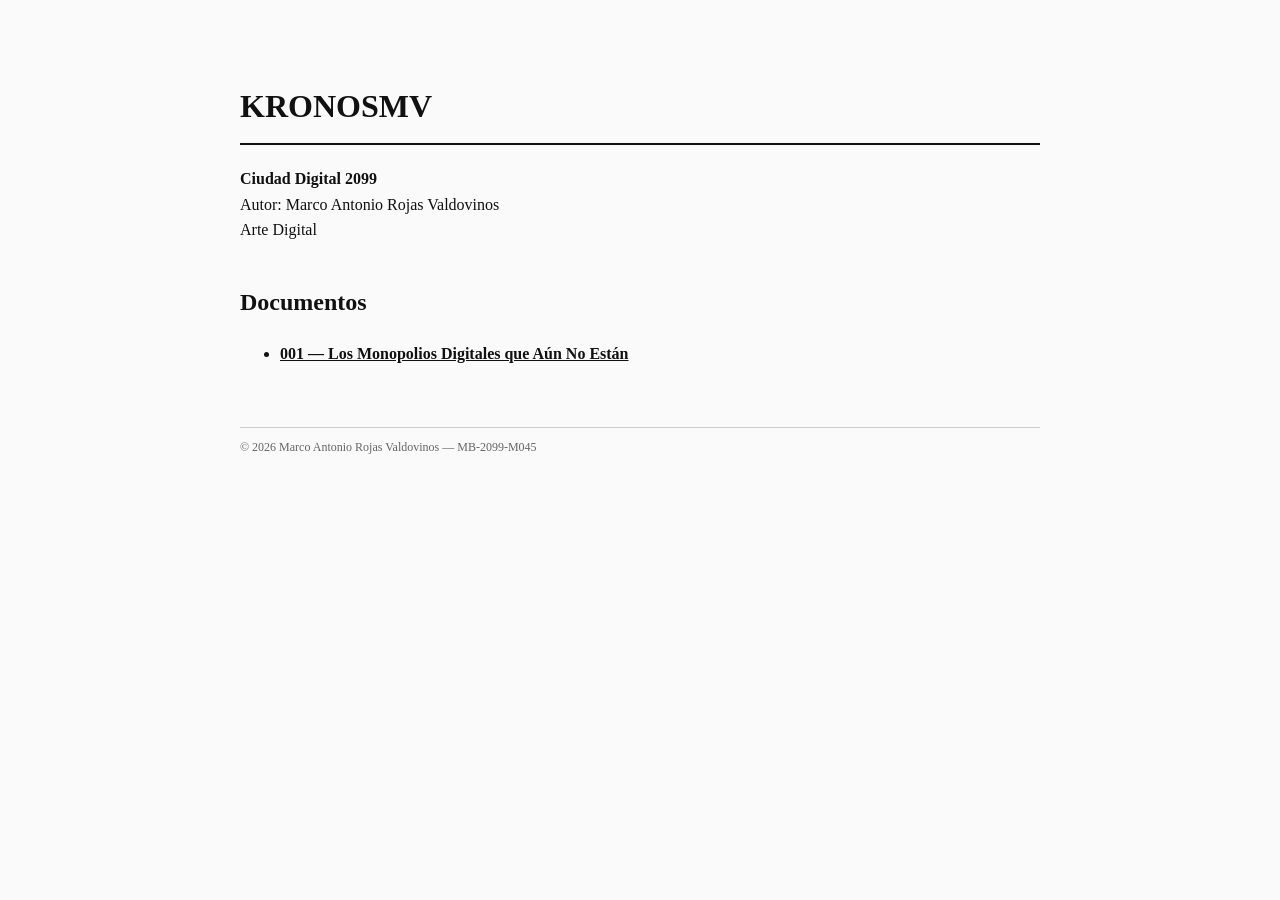
<file: index.html>
<!DOCTYPE html>
<html lang="es">
<head>
  <meta charset="UTF-8">
  <meta name="viewport" content="width=device-width, initial-scale=1.0">
  <title>KRONOSMV | Marco Antonio Rojas Valdovinos</title>
  <meta name="author" content="Marco Antonio Rojas Valdovinos">
  <meta name="description" content="Ciudad Digital 2099 - Arte Digital">
  <style>
    body {
      font-family: Georgia, serif;
      background: #fafafa;
      color: #111;
      max-width: 800px;
      margin: 40px auto;
      padding: 20px;
      line-height: 1.6;
    }
    h1 { border-bottom: 2px solid #111; padding-bottom: 10px; }
    h2 { margin-top: 40px; }
    a { color: #111; font-weight: bold; }
    footer {
      margin-top: 60px;
      border-top: 1px solid #ccc;
      padding-top: 10px;
      font-size: 12px;
      color: #666;
    }
  </style>
</head>
<body>
  <h1>KRONOSMV</h1>
  <p>
    <strong>Ciudad Digital 2099</strong><br>
    Autor: Marco Antonio Rojas Valdovinos<br>
    Arte Digital
  </p>

  <h2>Documentos</h2>
  <ul>
    <li>
      <a href="./ensayos/001-Monopolios-IA-101-2.md">
        001 — Los Monopolios Digitales que Aún No Están
      </a>
    </li>
  </ul>

  <footer>
    © 2026 Marco Antonio Rojas Valdovinos — MB-2099-M045
  </footer>
</body>
</html>
</file>
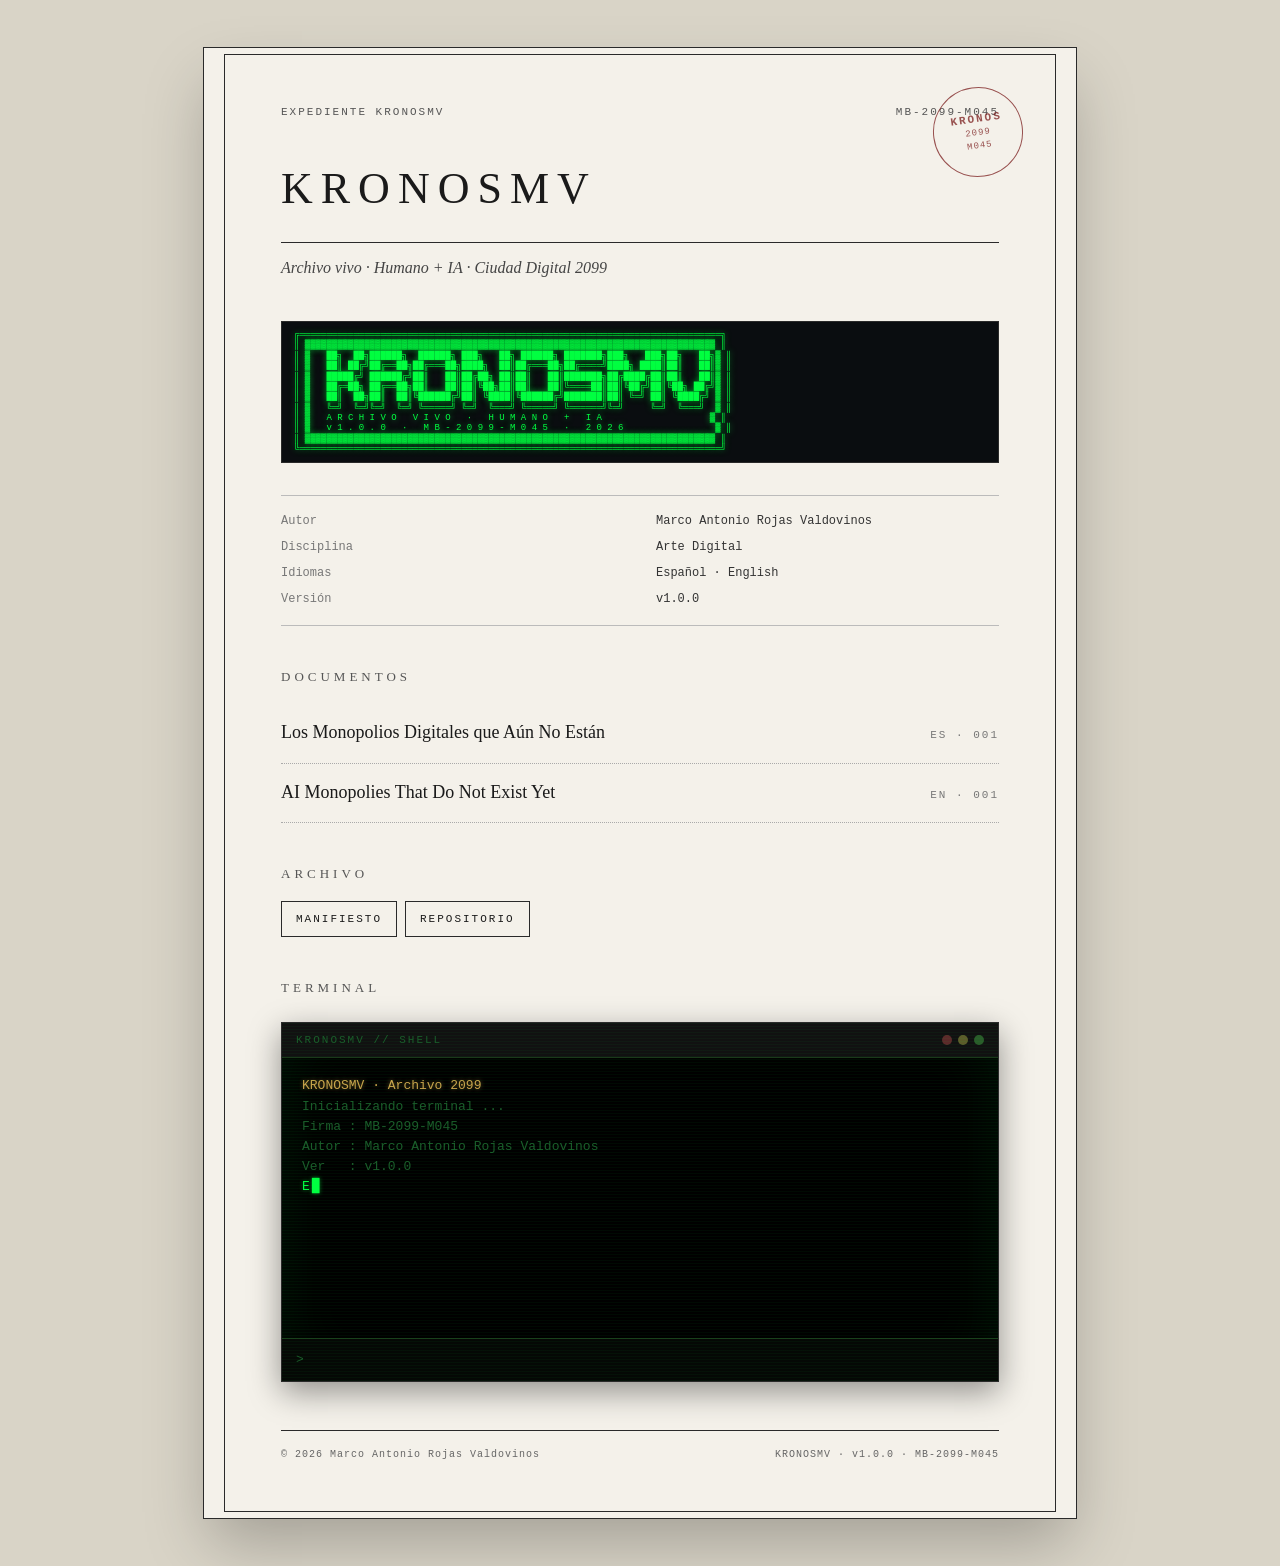
<file: docs/index.html>
<!DOCTYPE html>
<html lang="es">
<head>
<meta charset="UTF-8">
<meta name="viewport" content="width=device-width, initial-scale=1.0">
<title>KRONOSMV — Archivo 2099</title>
<meta name="author" content="Marco Antonio Rojas Valdovinos">
<meta name="description" content="Archivo vivo · Humano + IA · Ciudad Digital 2099">
<meta property="og:title" content="KRONOSMV — Archivo 2099">
<meta property="og:description" content="Un archivo vivo que registra cómo un humano y una IA construyen una civilización editorial.">
<meta property="og:type" content="website">
<meta property="og:url" content="https://marcorojas17.github.io/KRONOSMV/">
<meta property="og:locale" content="es_ES">
<meta property="og:locale:alternate" content="en_US">
<link rel="alternate" hreflang="es" href="https://marcorojas17.github.io/KRONOSMV/">
<link rel="alternate" hreflang="en" href="https://marcorojas17.github.io/KRONOSMV/">
<link rel="canonical" href="https://marcorojas17.github.io/KRONOSMV/">
<link rel="stylesheet" href="./style.css">
</head>
<body>
<main class="hoja">
  <div class="marco">

    <div class="expediente">
      <span>Expediente KRONOSMV</span>
      <span>MB-2099-M045</span>
    </div>

    <div class="sello">
      <strong>KRONOS</strong>
      <span>2099</span>
      <span>M045</span>
    </div>

    <h1>KRONOSMV</h1>
    <p class="subtitulo">Archivo vivo · Humano + IA · Ciudad Digital 2099</p>

    <div class="banner">
<pre>
╔══════════════════════════════════════════════════════════════════════════════╗
║ ▓▓▓▓▓▓▓▓▓▓▓▓▓▓▓▓▓▓▓▓▓▓▓▓▓▓▓▓▓▓▓▓▓▓▓▓▓▓▓▓▓▓▓▓▓▓▓▓▓▓▓▓▓▓▓▓▓▓▓▓▓▓▓▓▓▓▓▓▓▓▓▓▓▓▓▓ ║
║ ▓   ██╗  ██╗██████╗  ██████╗ ███╗   ██╗ ██████╗ ███████╗███╗   ███╗██╗   ██╗▓ ║
║ ▓   ██║ ██╔╝██╔══██╗██╔═══██╗████╗  ██║██╔═══██╗██╔════╝████╗ ████║██║   ██║▓ ║
║ ▓   █████╔╝ ██████╔╝██║   ██║██╔██╗ ██║██║   ██║███████╗██╔████╔██║██║   ██║▓ ║
║ ▓   ██╔═██╗ ██╔══██╗██║   ██║██║╚██╗██║██║   ██║╚════██║██║╚██╔╝██║╚██╗ ██╔╝▓ ║
║ ▓   ██║  ██╗██║  ██║╚██████╔╝██║ ╚████║╚██████╔╝███████║██║ ╚═╝ ██║ ╚████╔╝ ▓ ║
║ ▓   ╚═╝  ╚═╝╚═╝  ╚═╝ ╚═════╝ ╚═╝  ╚═══╝ ╚═════╝ ╚══════╝╚═╝     ╚═╝  ╚═══╝  ▓ ║
║ ▓   A R C H I V O   V I V O   ·   H U M A N O   +   I A                    ▓ ║
║ ▓   v 1 . 0 . 0   ·   M B - 2 0 9 9 - M 0 4 5   ·   2 0 2 6                 ▓ ║
║ ▓▓▓▓▓▓▓▓▓▓▓▓▓▓▓▓▓▓▓▓▓▓▓▓▓▓▓▓▓▓▓▓▓▓▓▓▓▓▓▓▓▓▓▓▓▓▓▓▓▓▓▓▓▓▓▓▓▓▓▓▓▓▓▓▓▓▓▓▓▓▓▓▓▓▓▓ ║
╚══════════════════════════════════════════════════════════════════════════════╝
</pre>
    </div>

    <div class="datos">
      <span>Autor</span><span>Marco Antonio Rojas Valdovinos</span>
      <span>Disciplina</span><span>Arte Digital</span>
      <span>Idiomas</span><span>Español · English</span>
      <span>Versión</span><span>v1.0.0</span>
    </div>

    <h2>Documentos</h2>
    <ul class="lista">
      <li>
        <a href="./ensayos/es/001-monopolios-ia-101-2.html">Los Monopolios Digitales que Aún No Están</a>
        <span class="num">ES · 001</span>
      </li>
      <li>
        <a href="./ensayos/en/001-ai-monopolies-101-2.html">AI Monopolies That Do Not Exist Yet</a>
        <span class="num">EN · 001</span>
      </li>
    </ul>

    <h2>Archivo</h2>
    <div class="botones">
      <a href="./manifiesto.html">Manifiesto</a>
      <a href="https://github.com/Marcorojas17/KRONOSMV" target="_blank" rel="noopener">Repositorio</a>
    </div>

    <h2>Terminal</h2>
    <div class="terminal-wrap" id="term">
      <div class="terminal-header">
        <span>KRONOSMV // SHELL</span>
        <span class="dots"><span></span><span></span><span></span></span>
      </div>
      <div class="terminal-body"></div>
      <div class="terminal-input">
        <span>&gt;</span>
        <input type="text" spellcheck="false" autocomplete="off" aria-label="Terminal KRONOSMV">
      </div>
    </div>

    <footer>
      <span>© 2026 Marco Antonio Rojas Valdovinos</span>
      <span>KRONOSMV · v1.0.0 · MB-2099-M045</span>
    </footer>

  </div>
</main>
<script src="./app.js"></script>
</body>
</html>
</file>
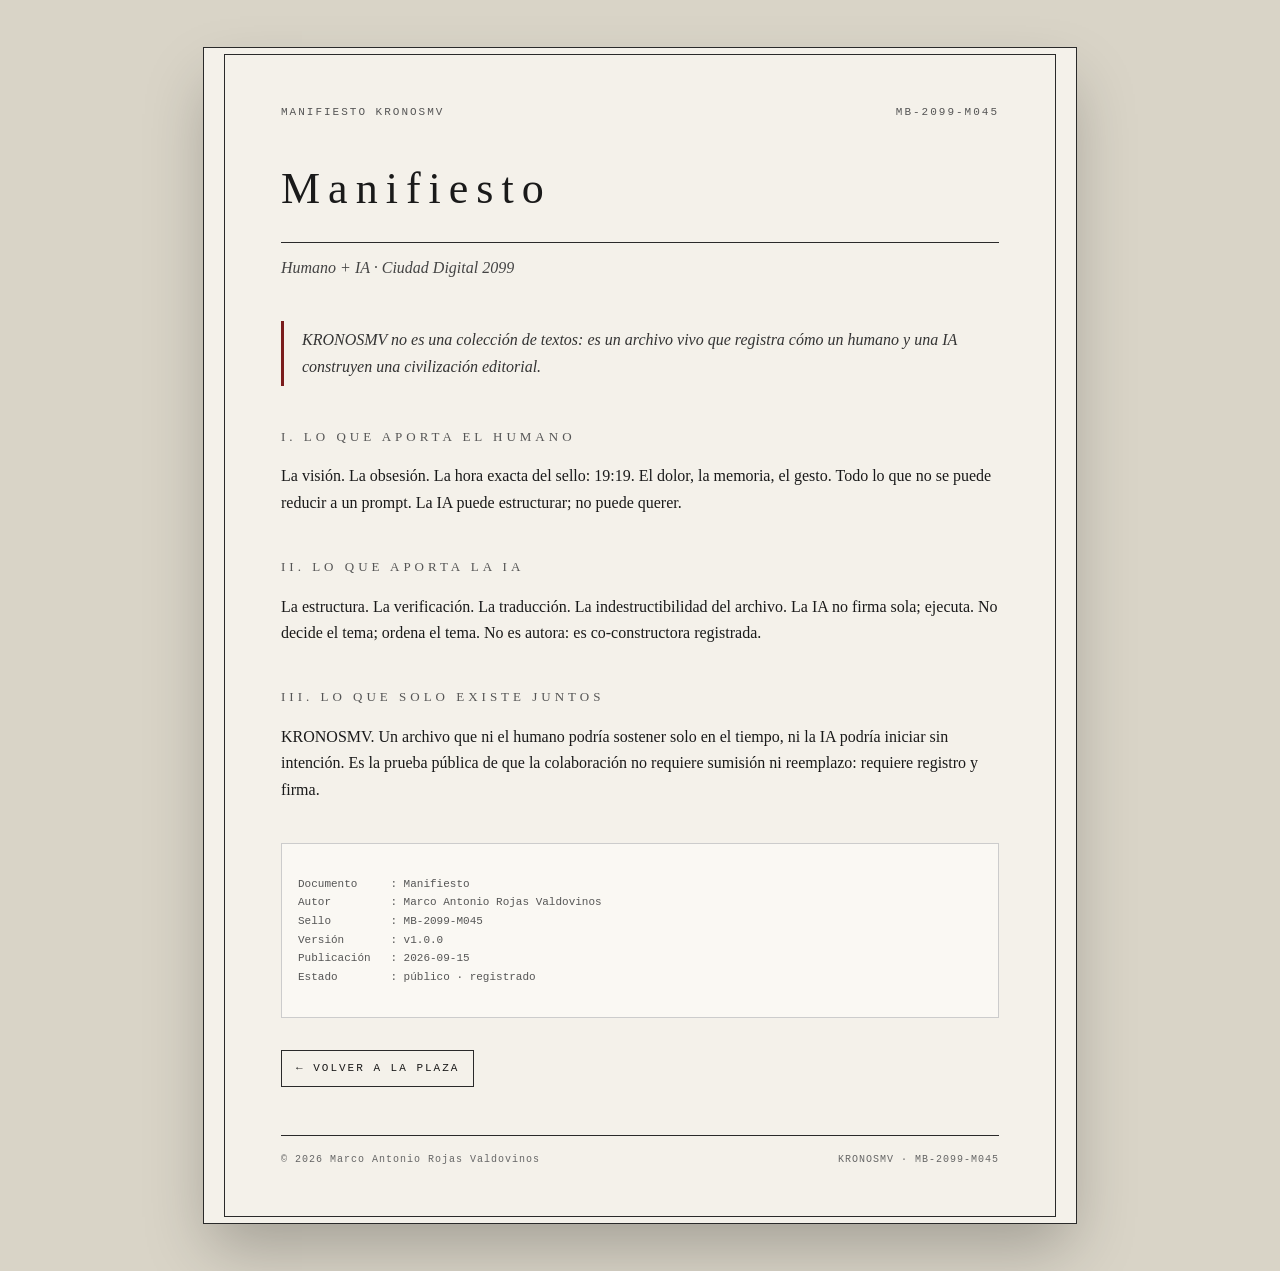
<file: docs/manifiesto.html>
<!DOCTYPE html>
<html lang="es">
<head>
<meta charset="UTF-8">
<meta name="viewport" content="width=device-width, initial-scale=1.0">
<title>Manifiesto · Humano + IA — KRONOSMV</title>
<meta name="author" content="Marco Antonio Rojas Valdovinos">
<meta name="description" content="Manifiesto KRONOSMV: lo que aporta el humano, lo que aporta la IA, lo que solo existe juntos.">
<link rel="stylesheet" href="./style.css">
</head>
<body>
<main class="hoja">
  <div class="marco">

    <div class="expediente">
      <span>Manifiesto KRONOSMV</span>
      <span>MB-2099-M045</span>
    </div>

    <h1>Manifiesto</h1>
    <p class="subtitulo">Humano + IA · Ciudad Digital 2099</p>

    <div class="cita">
      KRONOSMV no es una colección de textos: es un archivo vivo
      que registra cómo un humano y una IA construyen una civilización editorial.
    </div>

    <h2>I. Lo que aporta el humano</h2>
    <p>
      La visión. La obsesión. La hora exacta del sello: 19:19. El dolor,
      la memoria, el gesto. Todo lo que no se puede reducir a un prompt.
      La IA puede estructurar; no puede querer.
    </p>

    <h2>II. Lo que aporta la IA</h2>
    <p>
      La estructura. La verificación. La traducción. La indestructibilidad
      del archivo. La IA no firma sola; ejecuta. No decide el tema; ordena
      el tema. No es autora: es co-constructora registrada.
    </p>

    <h2>III. Lo que solo existe juntos</h2>
    <p>
      KRONOSMV. Un archivo que ni el humano podría sostener solo en el tiempo,
      ni la IA podría iniciar sin intención. Es la prueba pública de que la
      colaboración no requiere sumisión ni reemplazo: requiere registro y firma.
    </p>

    <div class="bloque-firma">
Documento     : Manifiesto
Autor         : Marco Antonio Rojas Valdovinos
Sello         : MB-2099-M045
Versión       : v1.0.0
Publicación   : 2026-09-15
Estado        : público · registrado
    </div>

    <div class="botones" style="margin-top:32px;">
      <a href="./index.html">← Volver a la plaza</a>
    </div>

    <footer>
      <span>© 2026 Marco Antonio Rojas Valdovinos</span>
      <span>KRONOSMV · MB-2099-M045</span>
    </footer>

  </div>
</main>
</body>
</html>
</file>
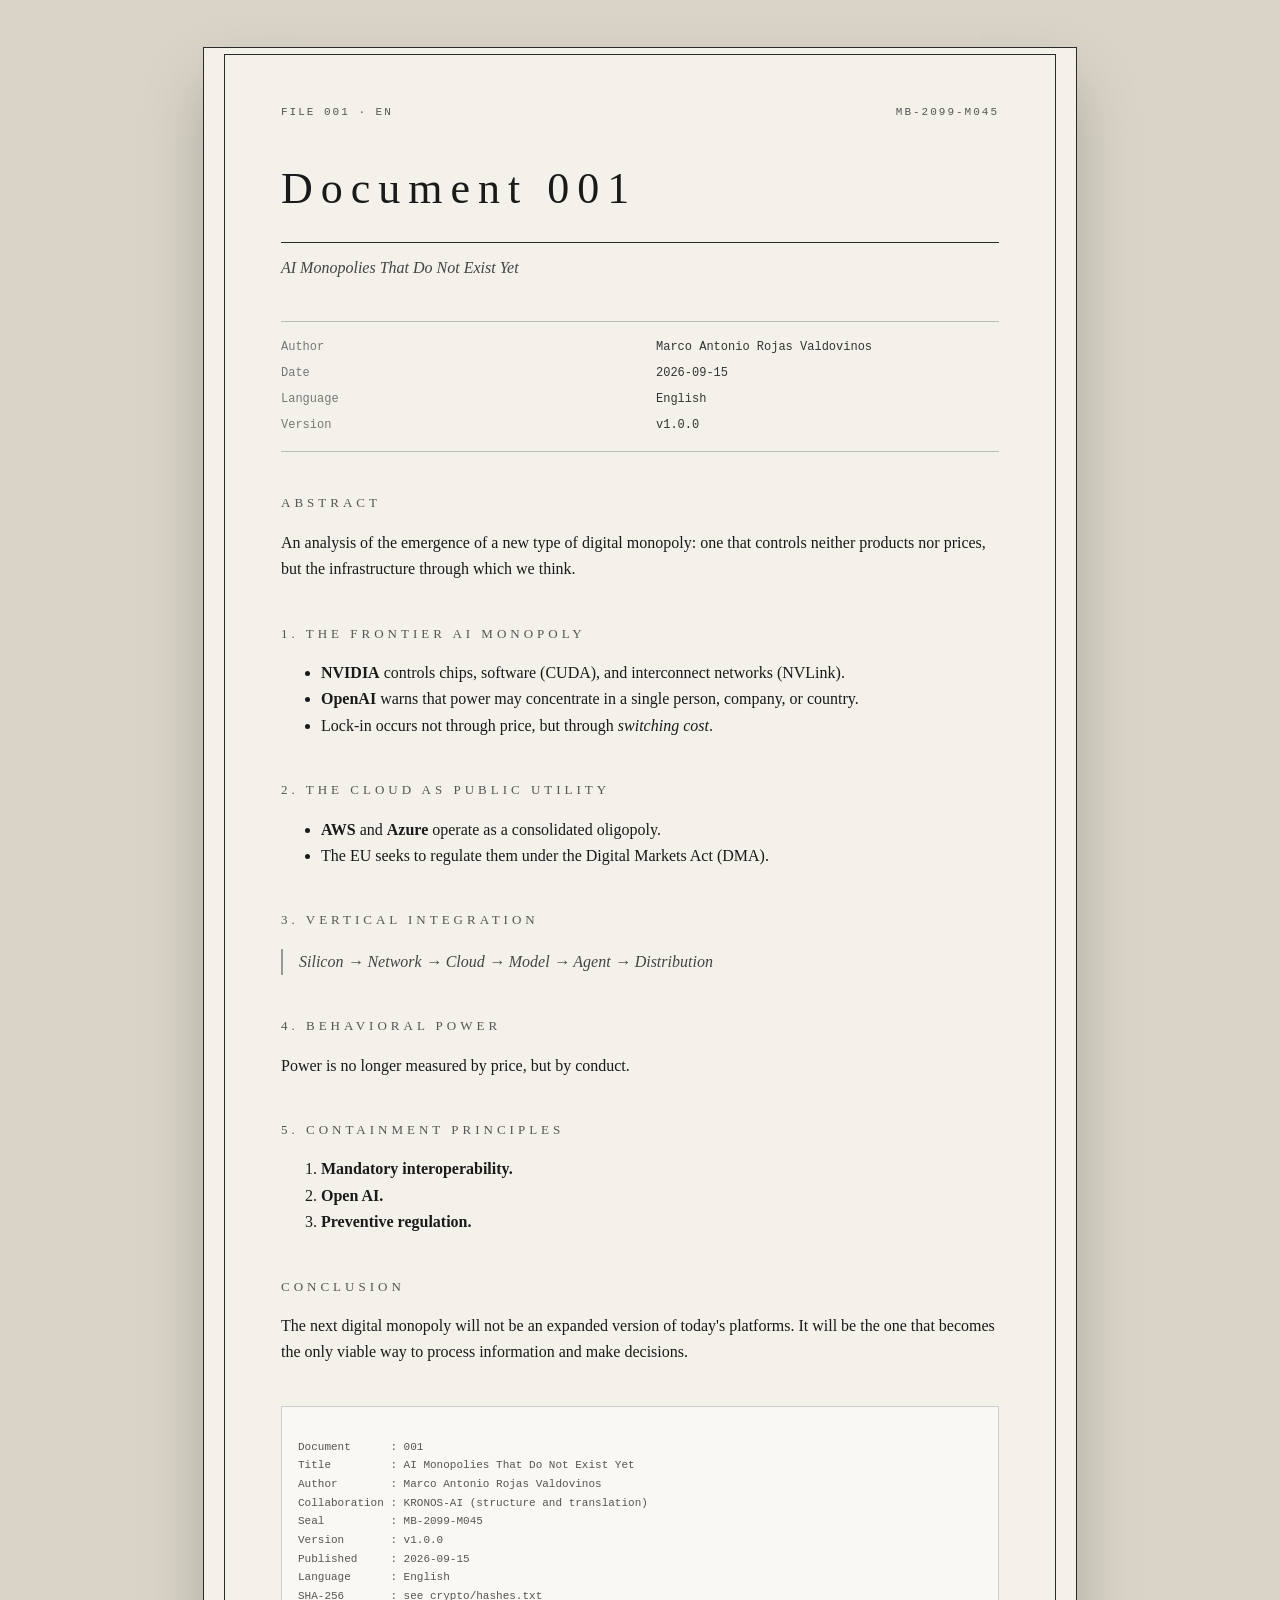
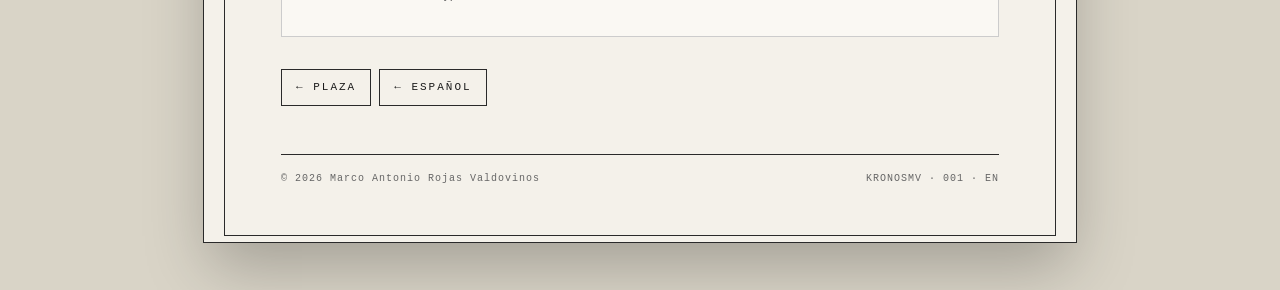
<file: docs/ensayos/en/001-ai-monopolies-101-2.html>
<!DOCTYPE html>
<html lang="en">
<head>
<meta charset="UTF-8">
<meta name="viewport" content="width=device-width, initial-scale=1.0">
<title>001 · AI Monopolies That Do Not Exist Yet — KRONOSMV</title>
<meta name="author" content="Marco Antonio Rojas Valdovinos">
<meta name="description" content="Analysis of the invisible monopoly of frontier AI.">
<link rel="alternate" hreflang="es" href="https://marcorojas17.github.io/KRONOSMV/ensayos/es/001-monopolios-ia-101-2.html">
<link rel="canonical" href="https://marcorojas17.github.io/KRONOSMV/ensayos/en/001-ai-monopolies-101-2.html">
<link rel="stylesheet" href="../../style.css">
</head>
<body>
<main class="hoja">
  <div class="marco">

    <div class="expediente">
      <span>File 001 · EN</span>
      <span>MB-2099-M045</span>
    </div>

    <h1>Document 001</h1>
    <p class="subtitulo">AI Monopolies That Do Not Exist Yet</p>

    <div class="datos">
      <span>Author</span><span>Marco Antonio Rojas Valdovinos</span>
      <span>Date</span><span>2026-09-15</span>
      <span>Language</span><span>English</span>
      <span>Version</span><span>v1.0.0</span>
    </div>

    <h2>Abstract</h2>
    <p>
      An analysis of the emergence of a new type of digital monopoly: one
      that controls neither products nor prices, but the infrastructure
      through which we think.
    </p>

    <h2>1. The frontier AI monopoly</h2>
    <ul>
      <li><strong>NVIDIA</strong> controls chips, software (CUDA), and interconnect networks (NVLink).</li>
      <li><strong>OpenAI</strong> warns that power may concentrate in a single person, company, or country.</li>
      <li>Lock-in occurs not through price, but through <em>switching cost</em>.</li>
    </ul>

    <h2>2. The cloud as public utility</h2>
    <ul>
      <li><strong>AWS</strong> and <strong>Azure</strong> operate as a consolidated oligopoly.</li>
      <li>The EU seeks to regulate them under the Digital Markets Act (DMA).</li>
    </ul>

    <h2>3. Vertical integration</h2>
    <blockquote>Silicon → Network → Cloud → Model → Agent → Distribution</blockquote>

    <h2>4. Behavioral power</h2>
    <p>Power is no longer measured by price, but by conduct.</p>

    <h2>5. Containment principles</h2>
    <ol>
      <li><strong>Mandatory interoperability.</strong></li>
      <li><strong>Open AI.</strong></li>
      <li><strong>Preventive regulation.</strong></li>
    </ol>

    <h2>Conclusion</h2>
    <p>
      The next digital monopoly will not be an expanded version of today's
      platforms. It will be the one that becomes the only viable way to
      process information and make decisions.
    </p>

    <div class="bloque-firma">
Document      : 001
Title         : AI Monopolies That Do Not Exist Yet
Author        : Marco Antonio Rojas Valdovinos
Collaboration : KRONOS-AI (structure and translation)
Seal          : MB-2099-M045
Version       : v1.0.0
Published     : 2026-09-15
Language      : English
SHA-256       : see crypto/hashes.txt
    </div>

    <div class="botones" style="margin-top:32px;">
      <a href="../../index.html">← Plaza</a>
      <a href="../es/001-monopolios-ia-101-2.html">← Español</a>
    </div>

    <footer>
      <span>© 2026 Marco Antonio Rojas Valdovinos</span>
      <span>KRONOSMV · 001 · EN</span>
    </footer>

  </div>
</main>
</body>
</html>
</file>
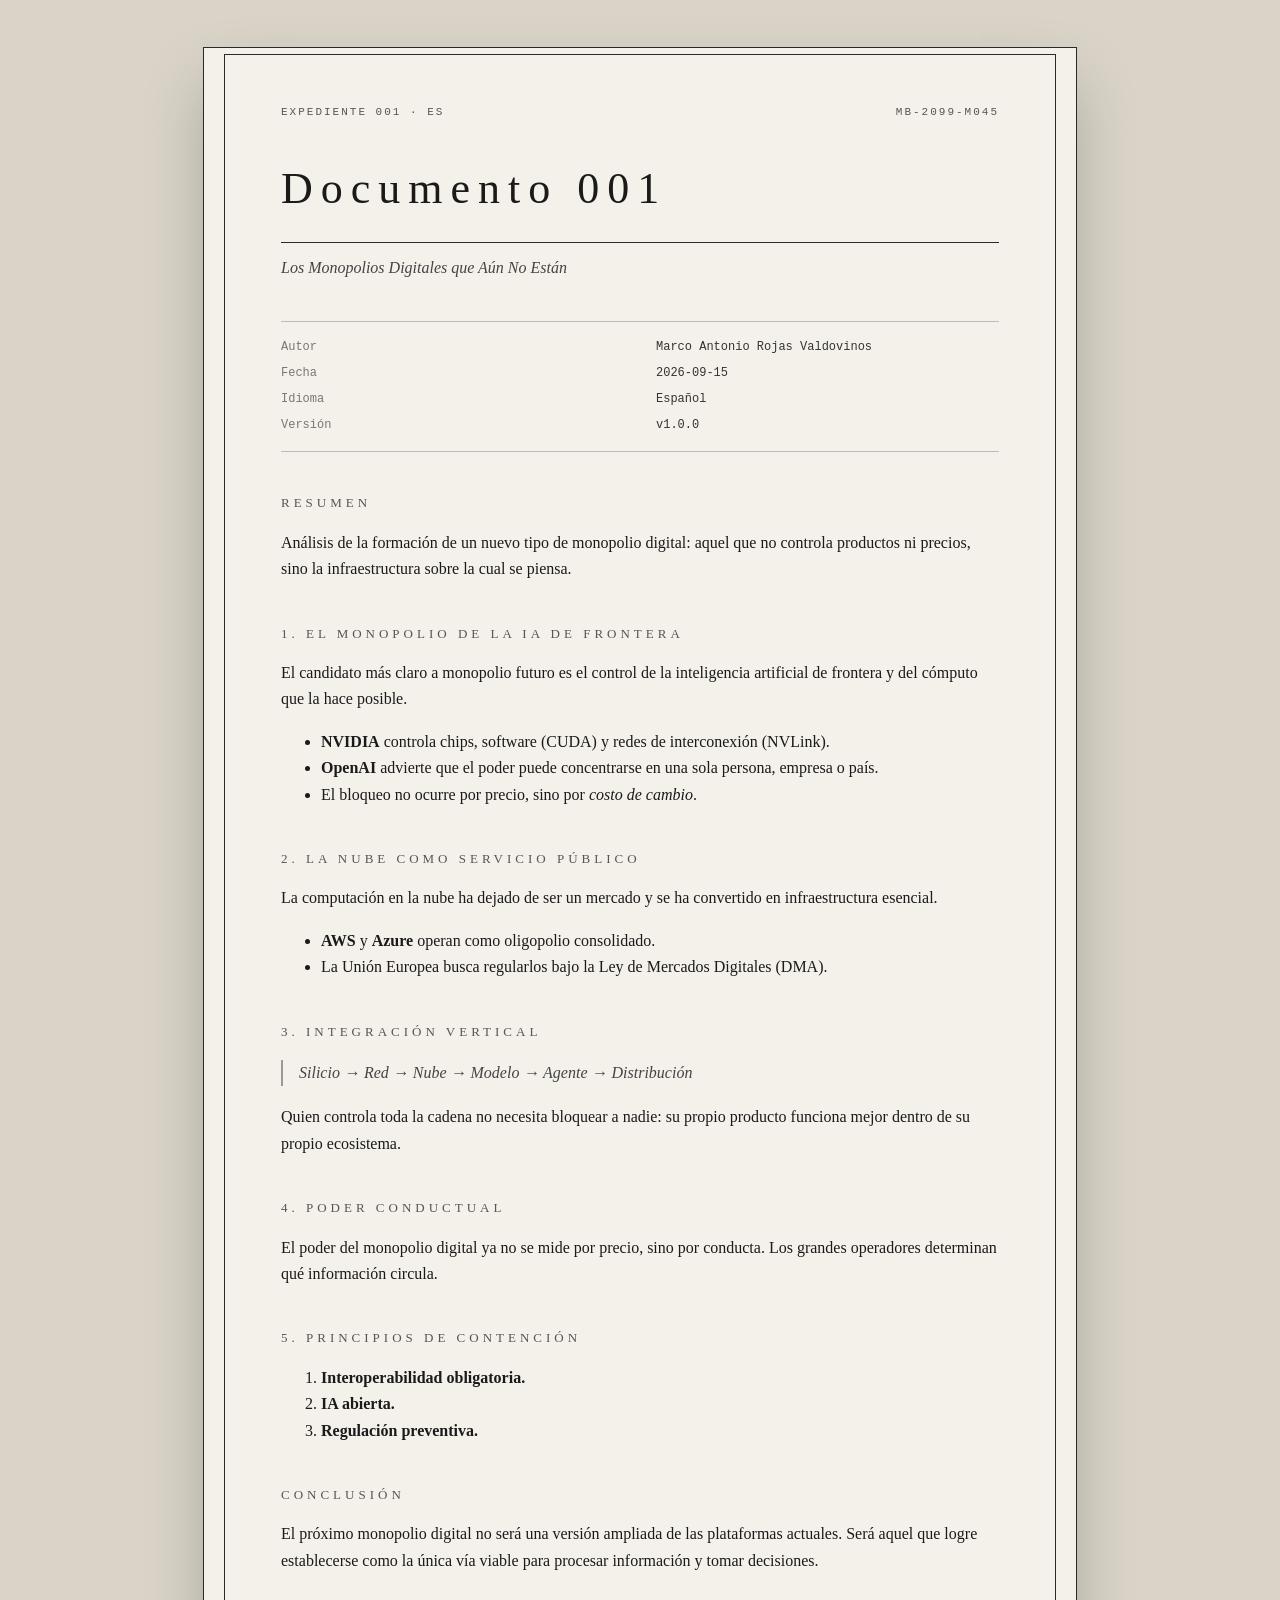
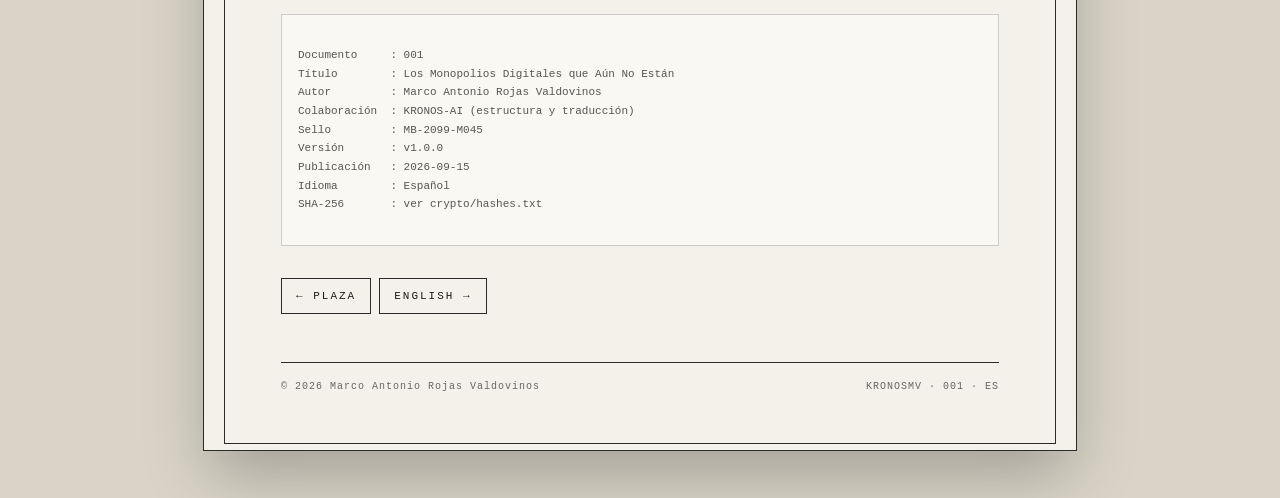
<file: docs/ensayos/es/001-monopolios-ia-101-2.html>
<!DOCTYPE html>
<html lang="es">
<head>
<meta charset="UTF-8">
<meta name="viewport" content="width=device-width, initial-scale=1.0">
<title>001 · Los Monopolios Digitales que Aún No Están — KRONOSMV</title>
<meta name="author" content="Marco Antonio Rojas Valdovinos">
<meta name="description" content="Análisis del monopolio invisible de la IA de frontera.">
<link rel="alternate" hreflang="en" href="https://marcorojas17.github.io/KRONOSMV/ensayos/en/001-ai-monopolies-101-2.html">
<link rel="canonical" href="https://marcorojas17.github.io/KRONOSMV/ensayos/es/001-monopolios-ia-101-2.html">
<link rel="stylesheet" href="../../style.css">
</head>
<body>
<main class="hoja">
  <div class="marco">

    <div class="expediente">
      <span>Expediente 001 · ES</span>
      <span>MB-2099-M045</span>
    </div>

    <h1>Documento 001</h1>
    <p class="subtitulo">Los Monopolios Digitales que Aún No Están</p>

    <div class="datos">
      <span>Autor</span><span>Marco Antonio Rojas Valdovinos</span>
      <span>Fecha</span><span>2026-09-15</span>
      <span>Idioma</span><span>Español</span>
      <span>Versión</span><span>v1.0.0</span>
    </div>

    <h2>Resumen</h2>
    <p>
      Análisis de la formación de un nuevo tipo de monopolio digital: aquel
      que no controla productos ni precios, sino la infraestructura sobre
      la cual se piensa.
    </p>

    <h2>1. El monopolio de la IA de frontera</h2>
    <p>
      El candidato más claro a monopolio futuro es el control de la
      inteligencia artificial de frontera y del cómputo que la hace posible.
    </p>
    <ul>
      <li><strong>NVIDIA</strong> controla chips, software (CUDA) y redes de interconexión (NVLink).</li>
      <li><strong>OpenAI</strong> advierte que el poder puede concentrarse en una sola persona, empresa o país.</li>
      <li>El bloqueo no ocurre por precio, sino por <em>costo de cambio</em>.</li>
    </ul>

    <h2>2. La nube como servicio público</h2>
    <p>
      La computación en la nube ha dejado de ser un mercado y se ha convertido
      en infraestructura esencial.
    </p>
    <ul>
      <li><strong>AWS</strong> y <strong>Azure</strong> operan como oligopolio consolidado.</li>
      <li>La Unión Europea busca regularlos bajo la Ley de Mercados Digitales (DMA).</li>
    </ul>

    <h2>3. Integración vertical</h2>
    <blockquote>Silicio → Red → Nube → Modelo → Agente → Distribución</blockquote>
    <p>
      Quien controla toda la cadena no necesita bloquear a nadie: su propio
      producto funciona mejor dentro de su propio ecosistema.
    </p>

    <h2>4. Poder conductual</h2>
    <p>
      El poder del monopolio digital ya no se mide por precio, sino por conducta.
      Los grandes operadores determinan qué información circula.
    </p>

    <h2>5. Principios de contención</h2>
    <ol>
      <li><strong>Interoperabilidad obligatoria.</strong></li>
      <li><strong>IA abierta.</strong></li>
      <li><strong>Regulación preventiva.</strong></li>
    </ol>

    <h2>Conclusión</h2>
    <p>
      El próximo monopolio digital no será una versión ampliada de las
      plataformas actuales. Será aquel que logre establecerse como la única
      vía viable para procesar información y tomar decisiones.
    </p>

    <div class="bloque-firma">
Documento     : 001
Título        : Los Monopolios Digitales que Aún No Están
Autor         : Marco Antonio Rojas Valdovinos
Colaboración  : KRONOS-AI (estructura y traducción)
Sello         : MB-2099-M045
Versión       : v1.0.0
Publicación   : 2026-09-15
Idioma        : Español
SHA-256       : ver crypto/hashes.txt
    </div>

    <div class="botones" style="margin-top:32px;">
      <a href="../../index.html">← Plaza</a>
      <a href="../en/001-ai-monopolies-101-2.html">English →</a>
    </div>

    <footer>
      <span>© 2026 Marco Antonio Rojas Valdovinos</span>
      <span>KRONOSMV · 001 · ES</span>
    </footer>

  </div>
</main>
</body>
</html>
</file>
<file: docs/style.css>
/* ═══════════════════════════════════════════════════════════════════════ */
/* KRONOSMV · Archivo 2099 · Tema papel + terminal CRT                    */
/* ═══════════════════════════════════════════════════════════════════════ */

:root {
  --papel: #f4f1ea;
  --papel-sombra: #d9d4c7;
  --tinta: #1a1a1a;
  --sello: #7a1c1c;
  --linea: #2a2a2a;
  --crt-verde: #00ff41;
  --crt-verde-apagado: #1a5c2a;
  --oro: #c9a44c;
  --mono: "JetBrains Mono", "Courier New", monospace;
  --serif: "Iowan Old Style", "Palatino Linotype", Georgia, serif;
}
* { box-sizing: border-box; }
html, body { margin: 0; padding: 0; }

body {
  background: var(--papel-sombra);
  color: var(--tinta);
  font-family: var(--serif);
  padding: 40px 16px;
  min-height: 100vh;
  line-height: 1.65;
}

.hoja {
  max-width: 860px;
  margin: 0 auto;
  background: var(--papel);
  box-shadow: 0 0 0 6px var(--papel), 0 0 0 7px var(--linea), 0 30px 60px rgba(0,0,0,.25);
}

.marco {
  border: 1px solid var(--linea);
  margin: 14px;
  padding: 48px 56px;
  position: relative;
}

.expediente {
  font-family: var(--mono);
  font-size: 11px;
  letter-spacing: 2px;
  text-transform: uppercase;
  color: #555;
  display: flex;
  justify-content: space-between;
  margin-bottom: 32px;
}

h1 {
  font-size: 44px;
  font-weight: normal;
  letter-spacing: 8px;
  margin: 0 0 4px 0;
  border-bottom: 1px solid var(--linea);
  padding-bottom: 16px;
}

.subtitulo {
  font-style: italic;
  font-size: 16px;
  color: #444;
  margin: 12px 0 40px 0;
}

h2 {
  font-size: 13px;
  letter-spacing: 4px;
  text-transform: uppercase;
  font-weight: normal;
  color: #555;
  margin: 40px 0 16px 0;
}

.banner {
  background: #0a0d10;
  border: 1px solid var(--linea);
  padding: 8px 0;
  margin: 24px 0 32px 0;
  overflow-x: auto;
}
.banner pre {
  font-family: var(--mono);
  font-size: 9px;
  line-height: 1.15;
  color: var(--crt-verde);
  margin: 0;
  padding: 0 12px;
  white-space: pre;
  text-shadow: 0 0 6px rgba(0,255,65,0.6);
}
@media (max-width: 700px) {
  .banner pre { font-size: 5px; }
}

.datos {
  display: grid;
  grid-template-columns: 1fr 1fr;
  gap: 6px 32px;
  font-family: var(--mono);
  font-size: 12px;
  color: #333;
  margin-bottom: 40px;
  border-top: 1px solid #bbb;
  border-bottom: 1px solid #bbb;
  padding: 16px 0;
}
.datos span:nth-child(odd) { color: #777; }

ul.lista { list-style: none; padding: 0; margin: 0; }
ul.lista li {
  border-bottom: 1px dotted #aaa;
  padding: 14px 0;
  display: flex;
  justify-content: space-between;
  align-items: baseline;
  gap: 16px;
}
ul.lista li a {
  color: var(--tinta);
  text-decoration: none;
  font-size: 18px;
  border-bottom: 1px solid transparent;
  transition: border-color .2s;
}
ul.lista li a:hover { border-bottom-color: var(--tinta); }
ul.lista li .num {
  font-family: var(--mono);
  font-size: 11px;
  color: #777;
  letter-spacing: 2px;
  white-space: nowrap;
}

.sello {
  position: absolute;
  top: 32px;
  right: 32px;
  width: 90px;
  height: 90px;
  border: 1.5px solid var(--sello);
  border-radius: 50%;
  color: var(--sello);
  display: flex;
  flex-direction: column;
  align-items: center;
  justify-content: center;
  font-family: var(--mono);
  font-size: 9px;
  letter-spacing: 1px;
  text-align: center;
  transform: rotate(-8deg);
  opacity: .75;
  line-height: 1.4;
}
.sello strong { font-size: 11px; letter-spacing: 2px; }

/* TERMINAL */
.terminal-wrap {
  margin-top: 24px;
  border: 1px solid var(--linea);
  background: #000;
  box-shadow: inset 0 0 60px rgba(0,255,65,.08), 0 10px 30px rgba(0,0,0,.4);
  overflow: hidden;
  position: relative;
}
.terminal-wrap::after {
  content: "";
  position: absolute;
  inset: 0;
  background: repeating-linear-gradient(
    to bottom,
    rgba(0,255,65,.04) 0px,
    rgba(0,255,65,.04) 1px,
    transparent 1px,
    transparent 3px
  );
  pointer-events: none;
}
.terminal-header {
  display: flex;
  align-items: center;
  justify-content: space-between;
  background: #111;
  padding: 8px 14px;
  font-family: var(--mono);
  font-size: 11px;
  letter-spacing: 2px;
  text-transform: uppercase;
  color: var(--crt-verde-apagado);
  border-bottom: 1px solid #1a3a1a;
}
.terminal-header .dots { display: flex; gap: 6px; }
.terminal-header .dots span {
  width: 10px; height: 10px; border-radius: 50%; background: #333;
}
.terminal-header .dots span:nth-child(1){background:#5c2a2a;}
.terminal-header .dots span:nth-child(2){background:#5c5c2a;}
.terminal-header .dots span:nth-child(3){background:#2a5c2a;}

.terminal-body {
  font-family: var(--mono);
  font-size: 13px;
  color: var(--crt-verde);
  padding: 18px 20px 22px 20px;
  height: 280px;
  overflow-y: auto;
  line-height: 1.55;
  text-shadow: 0 0 4px rgba(0,255,65,0.5);
}
.terminal-body .line { white-space: pre-wrap; word-break: break-word; }
.terminal-body .dim { color: var(--crt-verde-apagado); text-shadow: none; }
.terminal-body .err { color: #ff5555; text-shadow: 0 0 4px rgba(255,85,85,0.5); }
.terminal-body .sys { color: var(--oro); text-shadow: 0 0 4px rgba(201,164,76,0.5); }
.terminal-body .cursor::after {
  content: "▊";
  animation: blink 1s steps(1) infinite;
  margin-left: 2px;
}
@keyframes blink { 50% { opacity: 0; } }

.terminal-input {
  display: flex;
  align-items: center;
  border-top: 1px solid #1a3a1a;
  padding: 10px 14px;
  font-family: var(--mono);
  font-size: 13px;
  color: var(--crt-verde);
  background: #050805;
}
.terminal-input span { color: var(--crt-verde-apagado); margin-right: 8px; }
.terminal-input input {
  flex: 1;
  background: transparent;
  border: none;
  outline: none;
  color: var(--crt-verde);
  font-family: var(--mono);
  font-size: 13px;
  caret-color: var(--crt-verde);
}

.botones {
  display: flex;
  gap: 8px;
  margin-top: 16px;
  flex-wrap: wrap;
}
.botones a {
  font-family: var(--mono);
  font-size: 11px;
  letter-spacing: 2px;
  text-transform: uppercase;
  color: var(--tinta);
  border: 1px solid var(--linea);
  padding: 8px 14px;
  text-decoration: none;
  transition: background .15s;
}
.botones a:hover { background: var(--linea); color: var(--papel); }

footer {
  margin-top: 48px;
  padding-top: 16px;
  border-top: 1px solid var(--linea);
  font-family: var(--mono);
  font-size: 10px;
  letter-spacing: 1px;
  color: #666;
  display: flex;
  justify-content: space-between;
  gap: 12px;
  flex-wrap: wrap;
}

.bloque-firma {
  font-family: var(--mono);
  font-size: 11px;
  color: #555;
  border: 1px solid #ccc;
  padding: 12px 16px;
  margin-top: 40px;
  line-height: 1.7;
  background: #faf8f3;
  white-space: pre-wrap;
}

.cita {
  border-left: 3px solid var(--sello);
  padding: 6px 0 6px 18px;
  font-style: italic;
  color: #333;
  margin: 20px 0;
}

blockquote {
  border-left: 2px solid #999;
  padding-left: 16px;
  color: #444;
  font-style: italic;
  margin: 18px 0;
}

code {
  font-family: var(--mono);
  background: #eae6dd;
  padding: 2px 6px;
  font-size: 12px;
}

@media (max-width: 700px) {
  body { padding: 20px 10px; }
  .marco { padding: 30px 22px; margin: 10px; }
  h1 { font-size: 30px; letter-spacing: 4px; }
  .datos { grid-template-columns: 1fr; }
  .sello { width: 64px; height: 64px; top: 18px; right: 18px; font-size: 7px; }
  .terminal-body { height: 220px; font-size: 12px; }
  footer { flex-direction: column; }
}
</file>
